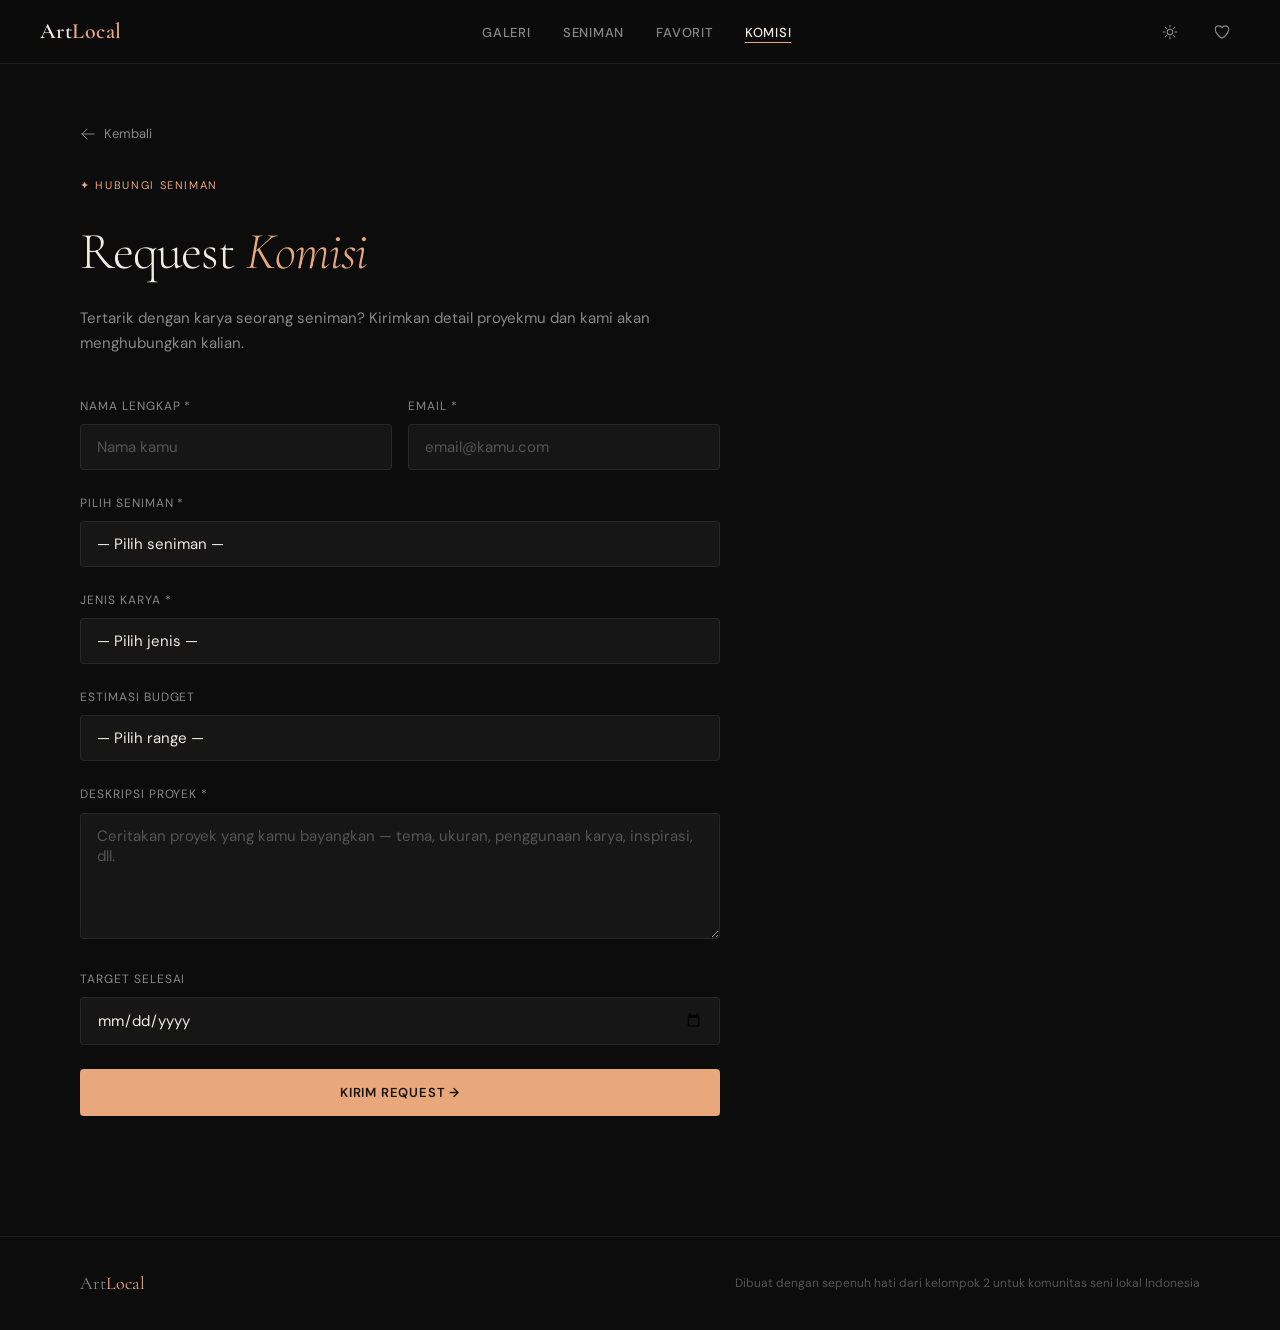
<file: commission.html>
<!DOCTYPE html>
<html lang="id">
<head>
  <meta charset="UTF-8">
  <meta name="viewport" content="width=device-width, initial-scale=1.0">
  <title>Request Komisi | ArtLocal</title>
  <link rel="stylesheet" href="css/style.css">
</head>
<body>
  <nav class="navbar">
    <a href="index.html" class="nav-logo">Art<span>Local</span></a>
    <ul class="nav-links">
      <li><a href="index.html">Galeri</a></li>
      <li><a href="artists.html">Seniman</a></li>
      <li><a href="favorites.html">Favorit</a></li>
      <li><a href="commission.html">Komisi</a></li>
    </ul>
    <div class="nav-actions">
      <button class="btn-icon" id="themeBtn" title="Ganti tema"></button>
      <a href="favorites.html" class="btn-icon" title="Favorit saya">
        <svg xmlns="http://www.w3.org/2000/svg" fill="none" viewBox="0 0 24 24" stroke-width="1.5" stroke="currentColor" width="18" height="18"><path stroke-linecap="round" stroke-linejoin="round" d="M21 8.25c0-2.485-2.099-4.5-4.688-4.5-1.935 0-3.597 1.126-4.312 2.733-.715-1.607-2.377-2.733-4.313-2.733C5.1 3.75 3 5.765 3 8.25c0 7.22 9 12 9 12s9-4.78 9-12Z"/></svg>
      </a>
    </div>
  </nav>

  <main>
    <div class="container">
      <div class="form-page">
        <a href="javascript:history.back()" class="page-back" style="display:inline-flex;align-items:center;gap:8px;margin-bottom:32px;font-size:13px;color:var(--text-muted)">
          <svg xmlns="http://www.w3.org/2000/svg" fill="none" viewBox="0 0 24 24" stroke-width="1.5" stroke="currentColor" width="16" height="16"><path stroke-linecap="round" stroke-linejoin="round" d="M10.5 19.5 3 12m0 0 7.5-7.5M3 12h18"/></svg>
          Kembali
        </a>

        <p class="hero-eyebrow">✦ Hubungi Seniman</p>
        <h1 style="font-family:var(--font-display);font-size:clamp(32px,5vw,52px);font-weight:300;letter-spacing:-0.02em;margin-bottom:12px">
          Request <em style="font-style:italic;color:var(--accent)">Komisi</em>
        </h1>
        <p style="color:var(--text-muted);font-size:15px;margin-bottom:40px;line-height:1.7">
          Tertarik dengan karya seorang seniman? Kirimkan detail proyekmu dan kami akan menghubungkan kalian.
        </p>

        <!-- Seniman terpilih (jika dari profil) -->
        <div id="selectedArtistBanner" style="display:none;margin-bottom:32px"></div>

        <div id="commissionForm">
          <div class="form-row">
            <div class="form-group" id="grp-nama">
              <label class="form-label" for="nama">Nama Lengkap *</label>
              <input type="text" id="nama" class="form-input" placeholder="Nama kamu">
              <div class="form-error">Nama wajib diisi</div>
            </div>
            <div class="form-group" id="grp-email">
              <label class="form-label" for="email">Email *</label>
              <input type="email" id="email" class="form-input" placeholder="email@kamu.com">
              <div class="form-error">Email tidak valid</div>
            </div>
          </div>

          <div class="form-group" id="grp-seniman">
            <label class="form-label" for="seniman">Pilih Seniman *</label>
            <select id="seniman" class="form-select">
              <option value="">— Pilih seniman —</option>
            </select>
            <div class="form-error">Pilih seniman terlebih dahulu</div>
          </div>

          <div class="form-group" id="grp-jenis">
            <label class="form-label" for="jenis">Jenis Karya *</label>
            <select id="jenis" class="form-select">
              <option value="">— Pilih jenis —</option>
              <option>Ilustrasi Digital</option>
              <option>Fotografi</option>
              <option>Desain Logo / Brand</option>
              <option>Poster / Flyer</option>
              <option>Mural / Wall Art</option>
              <option>Lainnya</option>
            </select>
            <div class="form-error">Pilih jenis karya</div>
          </div>

          <div class="form-group" id="grp-budget">
            <label class="form-label" for="budget">Estimasi Budget</label>
            <select id="budget" class="form-select">
              <option value="">— Pilih range —</option>
              <option>Di bawah Rp 500.000</option>
              <option>Rp 500.000 – 1.000.000</option>
              <option>Rp 1.000.000 – 3.000.000</option>
              <option>Rp 3.000.000 – 5.000.000</option>
              <option>Di atas Rp 5.000.000</option>
            </select>
          </div>

          <div class="form-group" id="grp-deskripsi">
            <label class="form-label" for="deskripsi">Deskripsi Proyek *</label>
            <textarea id="deskripsi" class="form-textarea" rows="5" placeholder="Ceritakan proyek yang kamu bayangkan — tema, ukuran, penggunaan karya, inspirasi, dll."></textarea>
            <div class="form-error">Tolong isi deskripsi proyekmu</div>
          </div>

          <div class="form-group" id="grp-deadline">
            <label class="form-label" for="deadline">Target Selesai</label>
            <input type="date" id="deadline" class="form-input">
          </div>

          <button class="btn-primary" onclick="submitForm()" style="width:100%;padding:15px">
            Kirim Request →
          </button>
        </div>
      </div>
    </div>
  </main>

  <!-- MODAL SUKSES -->
  <div class="modal-overlay" id="successModal">
    <div class="modal">
      <div class="modal-icon">✉️</div>
      <h2 class="modal-title">Request Terkirim!</h2>
      <p class="modal-text">Terima kasih! Seniman yang kamu pilih akan segera menghubungimu melalui email.</p>
      <a href="index.html" class="btn-primary" style="display:block;padding:13px">Kembali ke Galeri</a>
    </div>
  </div>

  <footer>
    <div class="container" style="display:flex;justify-content:space-between;align-items:center;width:100%">
      <span class="footer-logo">Art<span>Local</span></span>
      <span class="footer-text">Dibuat dengan sepenuh hati dari kelompok 2 untuk komunitas seni lokal Indonesia</span>
    </div>
  </footer>

  <script src="js/utils.js"></script>
  <script>
    async function init() {
      const artists = await fetchArtists();
      const select = document.getElementById('seniman');
      artists.forEach(a => {
        const opt = document.createElement('option');
        opt.value = a.id;
        opt.textContent = `${a.name} (${a.city})`;
        select.appendChild(opt);
      });

      // Pre-select dari URL param
      const artistId = getParam('artist');
      if (artistId) {
        select.value = artistId;
        const artist = artists.find(a => a.id === artistId);
        if (artist) {
          document.getElementById('selectedArtistBanner').style.display = 'block';
          document.getElementById('selectedArtistBanner').innerHTML = `
            <div style="display:flex;align-items:center;gap:12px;padding:16px;background:var(--accent-dim);border:1px solid var(--accent-border);border-radius:4px">
              <img src="${artist.avatar}" style="width:44px;height:44px;border-radius:50%;object-fit:cover">
              <div>
                <div style="font-weight:500;font-size:14px">${artist.name}</div>
                <div style="font-size:12px;color:var(--text-muted)">Seniman terpilih · ${artist.city}</div>
              </div>
            </div>`;
        }
      }
    }

    function validate() {
      let valid = true;
      const fields = [
        { id: 'nama', grp: 'grp-nama', check: v => v.trim().length >= 2 },
        { id: 'email', grp: 'grp-email', check: v => /^[^\s@]+@[^\s@]+\.[^\s@]+$/.test(v) },
        { id: 'seniman', grp: 'grp-seniman', check: v => v !== '' },
        { id: 'jenis', grp: 'grp-jenis', check: v => v !== '' },
        { id: 'deskripsi', grp: 'grp-deskripsi', check: v => v.trim().length >= 20 },
      ];
      fields.forEach(f => {
        const val = document.getElementById(f.id).value;
        const ok = f.check(val);
        document.getElementById(f.grp).classList.toggle('error', !ok);
        if (!ok) valid = false;
      });
      return valid;
    }

    function submitForm() {
      if (!validate()) {
        showToast('⚠️ Lengkapi form terlebih dahulu');
        return;
      }
      document.getElementById('successModal').classList.add('show');
    }

    init();
  </script>
</body>
</html>
</file>
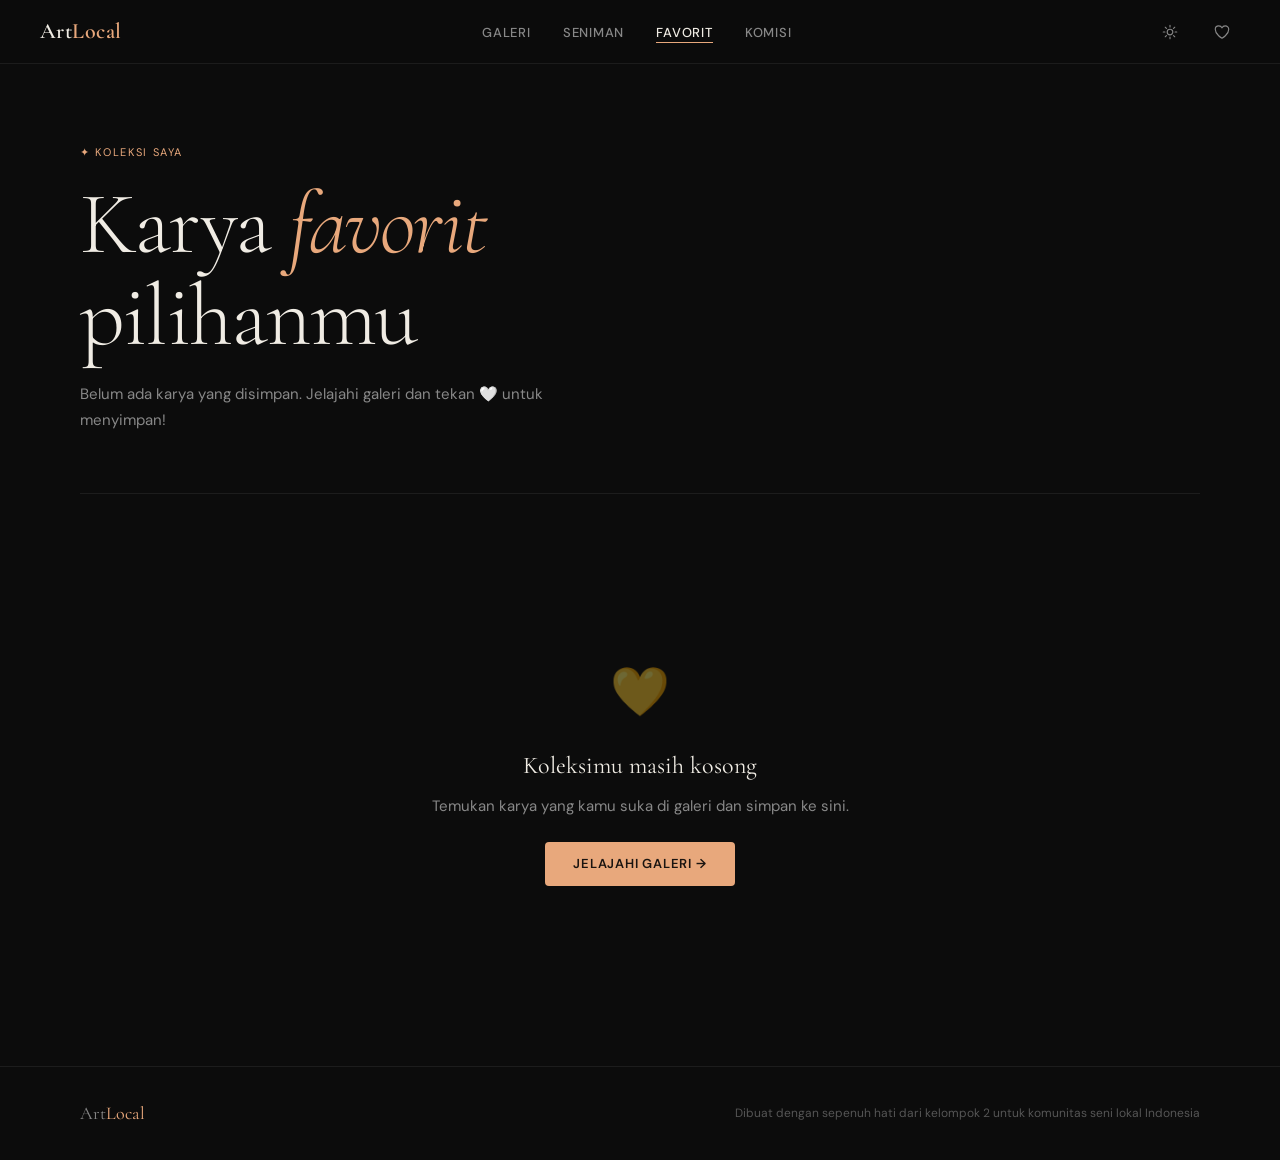
<file: favorites.html>
<!DOCTYPE html>
<html lang="id">
<head>
  <meta charset="UTF-8">
  <meta name="viewport" content="width=device-width, initial-scale=1.0">
  <title>Favorit Saya | ArtLocal</title>
  <link rel="stylesheet" href="css/style.css">
</head>
<body>
  <nav class="navbar">
    <a href="index.html" class="nav-logo">Art<span>Local</span></a>
    <ul class="nav-links">
      <li><a href="index.html">Galeri</a></li>
      <li><a href="artists.html">Seniman</a></li>
      <li><a href="favorites.html">Favorit</a></li>
      <li><a href="commission.html">Komisi</a></li>
    </ul>
    <div class="nav-actions">
      <button class="btn-icon" id="themeBtn" title="Ganti tema"></button>
      <a href="favorites.html" class="btn-icon" title="Favorit saya">
        <svg xmlns="http://www.w3.org/2000/svg" fill="none" viewBox="0 0 24 24" stroke-width="1.5" stroke="currentColor" width="18" height="18"><path stroke-linecap="round" stroke-linejoin="round" d="M21 8.25c0-2.485-2.099-4.5-4.688-4.5-1.935 0-3.597 1.126-4.312 2.733-.715-1.607-2.377-2.733-4.313-2.733C5.1 3.75 3 5.765 3 8.25c0 7.22 9 12 9 12s9-4.78 9-12Z"/></svg>
      </a>
    </div>
  </nav>

  <main>
    <div class="container">
      <section class="hero">
        <p class="hero-eyebrow">✦ Koleksi Saya</p>
        <h1 class="hero-title">Karya <em>favorit</em><br>pilihanmu</h1>
        <p class="hero-sub" id="favSubtitle">Karya yang kamu simpan tersimpan di sini. Data disimpan di browser-mu.</p>
      </section>

      <div class="gallery-grid" id="favGrid" style="margin-top:40px">
        <div class="loading">
          <div class="loading-dot"></div>
          <div class="loading-dot"></div>
          <div class="loading-dot"></div>
        </div>
      </div>
    </div>
  </main>

  <footer>
    <div class="container" style="display:flex;justify-content:space-between;align-items:center;width:100%">
      <span class="footer-logo">Art<span>Local</span></span>
      <span class="footer-text">Dibuat dengan sepenuh hati dari kelompok 2 untuk komunitas seni lokal Indonesia</span>
    </div>
  </footer>

  <script src="js/utils.js"></script>
  <script>
    async function init() {
      const favIds = LS.getFavorites();
      const [artworks, artists] = await Promise.all([fetchArtworks(), fetchArtists()]);
      const favWorks = artworks.filter(w => favIds.includes(w.id));

      document.getElementById('favSubtitle').textContent =
        favWorks.length > 0
          ? `${favWorks.length} karya tersimpan. Data disimpan di browser-mu.`
          : 'Belum ada karya yang disimpan. Jelajahi galeri dan tekan 🤍 untuk menyimpan!';

      const grid = document.getElementById('favGrid');
      if (favWorks.length === 0) {
        grid.innerHTML = `
          <div class="empty-state">
            <div class="empty-state-icon">💛</div>
            <h3>Koleksimu masih kosong</h3>
            <p>Temukan karya yang kamu suka di galeri dan simpan ke sini.</p>
            <br>
            <a href="index.html" class="btn-primary" style="display:inline-block;padding:12px 28px">Jelajahi Galeri →</a>
          </div>`;
        return;
      }

      grid.innerHTML = favWorks.map(w => {
        const artist = artists.find(a => a.id === w.artistId);
        return renderArtworkCard(w, artist);
      }).join('');
    }
    init();
  </script>
</body>
</html>
</file>
<file: css/style.css>
@import url('https://fonts.googleapis.com/css2?family=Cormorant+Garamond:ital,wght@0,300;0,400;0,600;1,300;1,400&family=DM+Sans:wght@300;400;500;600&display=swap');


:root {
  --bg: #0c0c0c;
  --bg-card: #161616;
  --bg-hover: #1f1f1f;
  --accent: #e8a87c;
  --accent-dim: rgba(232, 168, 124, 0.15);
  --accent-border: rgba(232, 168, 124, 0.3);
  --text: #f0ece4;
  --text-muted: #888;
  --text-dim: #555;
  --border: rgba(255,255,255,0.07);
  --radius: 4px;
  --font-display: 'Cormorant Garamond', Georgia, serif;
  --font-body: 'DM Sans', sans-serif;
  --transition: 0.3s cubic-bezier(0.4, 0, 0.2, 1);
  --shadow: 0 8px 32px rgba(0,0,0,0.4);
}

[data-theme="light"] {
  --bg: #f7f4ef;
  --bg-card: #ffffff;
  --bg-hover: #f0ece4;
  --accent: #c4713a;
  --accent-dim: rgba(196, 113, 58, 0.1);
  --accent-border: rgba(196, 113, 58, 0.3);
  --text: #1a1814;
  --text-muted: #666;
  --text-dim: #aaa;
  --border: rgba(0,0,0,0.08);
  --shadow: 0 8px 32px rgba(0,0,0,0.08);
}


*, *::before, *::after { box-sizing: border-box; margin: 0; padding: 0; }

html { scroll-behavior: smooth; }

body {
  background: var(--bg);
  color: var(--text);
  font-family: var(--font-body);
  font-size: 15px;
  line-height: 1.6;
  min-height: 100vh;
  transition: background var(--transition), color var(--transition);
}

a { color: inherit; text-decoration: none; }
img { display: block; max-width: 100%; }
button { cursor: pointer; border: none; background: none; font-family: var(--font-body); }
input, textarea, select { font-family: var(--font-body); }


::-webkit-scrollbar { width: 4px; }
::-webkit-scrollbar-track { background: var(--bg); }
::-webkit-scrollbar-thumb { background: var(--text-dim); border-radius: 2px; }


.navbar {
  position: fixed;
  top: 0; left: 0; right: 0;
  z-index: 100;
  padding: 0 40px;
  height: 64px;
  display: flex;
  align-items: center;
  justify-content: space-between;
  background: rgba(12,12,12,0.85);
  backdrop-filter: blur(16px);
  border-bottom: 1px solid var(--border);
  transition: background var(--transition);
}

[data-theme="light"] .navbar {
  background: rgba(247,244,239,0.85);
}

.nav-logo {
  font-family: var(--font-display);
  font-size: 22px;
  font-weight: 600;
  letter-spacing: 0.02em;
  color: var(--text);
}

.nav-logo span { color: var(--accent); }

.nav-links {
  display: flex;
  align-items: center;
  gap: 32px;
  list-style: none;
}

.nav-links a {
  font-size: 13px;
  font-weight: 500;
  letter-spacing: 0.06em;
  text-transform: uppercase;
  color: var(--text-muted);
  transition: color var(--transition);
  position: relative;
}

.nav-links a::after {
  content: '';
  position: absolute;
  bottom: -2px; left: 0; right: 0;
  height: 1px;
  background: var(--accent);
  transform: scaleX(0);
  transition: transform var(--transition);
  transform-origin: left;
}

.nav-links a:hover,
.nav-links a.active {
  color: var(--text);
}

.nav-links a:hover::after,
.nav-links a.active::after {
  transform: scaleX(1);
}

.nav-actions {
  display: flex;
  align-items: center;
  gap: 16px;
}

.btn-icon {
  width: 36px; height: 36px;
  display: flex;
  align-items: center;
  justify-content: center;
  border-radius: 50%;
  color: var(--text-muted);
  transition: all var(--transition);
  font-size: 16px;
}

.btn-icon:hover {
  background: var(--border);
  color: var(--text);
}


main {
  padding-top: 64px;
  min-height: 100vh;
}

.container {
  max-width: 1200px;
  margin: 0 auto;
  padding: 0 40px;
}


.hero {
  padding: 80px 0 60px;
  border-bottom: 1px solid var(--border);
}

.hero-eyebrow {
  font-size: 11px;
  letter-spacing: 0.15em;
  text-transform: uppercase;
  color: var(--accent);
  margin-bottom: 16px;
}

.hero-title {
  font-family: var(--font-display);
  font-size: clamp(48px, 7vw, 88px);
  font-weight: 300;
  line-height: 1.05;
  letter-spacing: -0.02em;
  color: var(--text);
  margin-bottom: 20px;
}

.hero-title em {
  font-style: italic;
  color: var(--accent);
}

.hero-sub {
  font-size: 15px;
  color: var(--text-muted);
  max-width: 480px;
  line-height: 1.7;
}


.toolbar {
  padding: 28px 0;
  display: flex;
  align-items: center;
  justify-content: space-between;
  gap: 16px;
  flex-wrap: wrap;
  border-bottom: 1px solid var(--border);
}

.search-wrap {
  position: relative;
  flex: 1;
  max-width: 320px;
}

.search-wrap svg {
  position: absolute;
  left: 14px; top: 50%;
  transform: translateY(-50%);
  color: var(--text-dim);
  width: 15px; height: 15px;
}

.search-input {
  width: 100%;
  background: var(--bg-card);
  border: 1px solid var(--border);
  border-radius: 100px;
  padding: 10px 16px 10px 40px;
  font-size: 13px;
  color: var(--text);
  outline: none;
  transition: border-color var(--transition);
}

.search-input::placeholder { color: var(--text-dim); }
.search-input:focus { border-color: var(--accent-border); }

.filter-tabs {
  display: flex;
  gap: 4px;
  flex-wrap: wrap;
}

.filter-tab {
  padding: 8px 16px;
  border-radius: 100px;
  font-size: 12px;
  font-weight: 500;
  letter-spacing: 0.04em;
  color: var(--text-muted);
  border: 1px solid transparent;
  transition: all var(--transition);
}

.filter-tab:hover {
  color: var(--text);
  border-color: var(--border);
}

.filter-tab.active {
  background: var(--accent);
  color: #1a1410;
  font-weight: 600;
}

.results-count {
  font-size: 12px;
  color: var(--text-dim);
  white-space: nowrap;
}


.gallery-grid {
  padding: 40px 0;
  display: grid;
  grid-template-columns: repeat(auto-fill, minmax(280px, 1fr));
  gap: 2px;
}

.artwork-card {
  position: relative;
  overflow: hidden;
  cursor: pointer;
  background: var(--bg-card);
  aspect-ratio: 4/3;
}

.artwork-card img {
  width: 100%; height: 100%;
  object-fit: cover;
  transition: transform 0.6s cubic-bezier(0.4, 0, 0.2, 1);
}

.artwork-card:hover img {
  transform: scale(1.05);
}

.artwork-card-overlay {
  position: absolute;
  inset: 0;
  background: linear-gradient(to top, rgba(0,0,0,0.85) 0%, transparent 60%);
  opacity: 0;
  transition: opacity var(--transition);
  display: flex;
  flex-direction: column;
  justify-content: flex-end;
  padding: 20px;
}

.artwork-card:hover .artwork-card-overlay {
  opacity: 1;
}

.artwork-card-title {
  font-family: var(--font-display);
  font-size: 18px;
  font-weight: 400;
  color: #fff;
  margin-bottom: 4px;
}

.artwork-card-artist {
  font-size: 12px;
  color: rgba(255,255,255,0.65);
  letter-spacing: 0.04em;
}

.artwork-card-cat {
  position: absolute;
  top: 12px; left: 12px;
  background: rgba(0,0,0,0.6);
  backdrop-filter: blur(8px);
  color: var(--accent);
  font-size: 10px;
  letter-spacing: 0.08em;
  text-transform: uppercase;
  padding: 4px 10px;
  border-radius: 100px;
}

.artwork-fav-btn {
  position: absolute;
  top: 12px; right: 12px;
  width: 32px; height: 32px;
  background: rgba(0,0,0,0.6);
  backdrop-filter: blur(8px);
  border-radius: 50%;
  display: flex;
  align-items: center;
  justify-content: center;
  font-size: 14px;
  transition: all var(--transition);
  opacity: 0;
}

.artwork-card:hover .artwork-fav-btn {
  opacity: 1;
}

.artwork-fav-btn.saved,
.artwork-fav-btn:hover {
  opacity: 1;
  background: var(--accent);
  color: #1a1410;
}

.empty-state {
  grid-column: 1/-1;
  text-align: center;
  padding: 80px 20px;
  color: var(--text-muted);
}

.empty-state-icon {
  font-size: 48px;
  margin-bottom: 16px;
  opacity: 0.4;
}

.empty-state h3 {
  font-family: var(--font-display);
  font-size: 24px;
  font-weight: 400;
  margin-bottom: 8px;
  color: var(--text);
}


.section-header {
  padding: 60px 0 32px;
  display: flex;
  align-items: flex-end;
  justify-content: space-between;
  border-bottom: 1px solid var(--border);
  margin-bottom: 40px;
}

.section-eyebrow {
  font-size: 11px;
  letter-spacing: 0.12em;
  text-transform: uppercase;
  color: var(--accent);
  margin-bottom: 8px;
}

.section-title {
  font-family: var(--font-display);
  font-size: 36px;
  font-weight: 300;
  letter-spacing: -0.01em;
}

.section-title em { font-style: italic; }

.section-link {
  font-size: 13px;
  color: var(--accent);
  letter-spacing: 0.06em;
  text-transform: uppercase;
  border-bottom: 1px solid var(--accent-border);
  padding-bottom: 2px;
  transition: opacity var(--transition);
}
.section-link:hover { opacity: 0.7; }


.artists-grid {
  display: grid;
  grid-template-columns: repeat(auto-fill, minmax(220px, 1fr));
  gap: 20px;
  padding-bottom: 60px;
}

.artist-card {
  background: var(--bg-card);
  border: 1px solid var(--border);
  border-radius: var(--radius);
  padding: 28px 20px;
  text-align: center;
  cursor: pointer;
  transition: all var(--transition);
}

.artist-card:hover {
  border-color: var(--accent-border);
  transform: translateY(-4px);
  box-shadow: var(--shadow);
}

.artist-avatar {
  width: 72px; height: 72px;
  border-radius: 50%;
  object-fit: cover;
  margin: 0 auto 16px;
  border: 2px solid var(--border);
  transition: border-color var(--transition);
}

.artist-card:hover .artist-avatar {
  border-color: var(--accent);
}

.artist-card-name {
  font-family: var(--font-display);
  font-size: 18px;
  font-weight: 400;
  margin-bottom: 4px;
}

.artist-card-city {
  font-size: 12px;
  color: var(--text-muted);
  margin-bottom: 12px;
}

.artist-card-cats {
  display: flex;
  gap: 6px;
  flex-wrap: wrap;
  justify-content: center;
}

.tag {
  font-size: 10px;
  letter-spacing: 0.06em;
  text-transform: uppercase;
  color: var(--accent);
  background: var(--accent-dim);
  padding: 3px 8px;
  border-radius: 100px;
}


.page-header {
  padding: 60px 0 40px;
  border-bottom: 1px solid var(--border);
}

.page-back {
  display: inline-flex;
  align-items: center;
  gap: 8px;
  font-size: 13px;
  color: var(--text-muted);
  margin-bottom: 32px;
  transition: color var(--transition);
}
.page-back:hover { color: var(--accent); }
.page-back svg { width: 16px; height: 16px; }


.artist-profile {
  display: grid;
  grid-template-columns: auto 1fr;
  gap: 40px;
  align-items: start;
}

.artist-profile-avatar {
  width: 120px; height: 120px;
  border-radius: 50%;
  object-fit: cover;
  border: 3px solid var(--accent-border);
}

.artist-profile-name {
  font-family: var(--font-display);
  font-size: clamp(32px, 5vw, 52px);
  font-weight: 300;
  letter-spacing: -0.02em;
  margin-bottom: 8px;
}

.artist-profile-city {
  display: flex;
  align-items: center;
  gap: 6px;
  font-size: 13px;
  color: var(--text-muted);
  margin-bottom: 16px;
}

.artist-profile-bio {
  font-size: 15px;
  color: var(--text-muted);
  line-height: 1.7;
  max-width: 600px;
  margin-bottom: 20px;
}

.artist-social {
  display: inline-flex;
  align-items: center;
  gap: 8px;
  font-size: 13px;
  color: var(--accent);
  border-bottom: 1px solid var(--accent-border);
  padding-bottom: 1px;
}


.artwork-detail {
  display: grid;
  grid-template-columns: 1fr 380px;
  gap: 60px;
  padding: 60px 0;
  align-items: start;
}

.artwork-main-image {
  position: sticky;
  top: 84px;
}

.artwork-main-image img {
  width: 100%;
  border-radius: var(--radius);
  box-shadow: var(--shadow);
}


.artwork-category-badge {
  display: inline-block;
  font-size: 10px;
  letter-spacing: 0.1em;
  text-transform: uppercase;
  color: var(--accent);
  border: 1px solid var(--accent-border);
  padding: 4px 12px;
  border-radius: 100px;
  margin-bottom: 20px;
}

.artwork-title {
  font-family: var(--font-display);
  font-size: clamp(36px, 5vw, 56px);
  font-weight: 300;
  line-height: 1.1;
  letter-spacing: -0.02em;
  margin-bottom: 8px;
}

.artwork-year {
  font-size: 13px;
  color: var(--text-dim);
  margin-bottom: 28px;
}

.artwork-artist-mini {
  display: flex;
  align-items: center;
  gap: 12px;
  padding: 16px;
  background: var(--bg-card);
  border: 1px solid var(--border);
  border-radius: var(--radius);
  margin-bottom: 32px;
  cursor: pointer;
  transition: border-color var(--transition);
}

.artwork-artist-mini:hover { border-color: var(--accent-border); }

.artwork-artist-mini img {
  width: 44px; height: 44px;
  border-radius: 50%;
  object-fit: cover;
}

.artwork-artist-mini-name {
  font-weight: 500;
  font-size: 14px;
  margin-bottom: 2px;
}

.artwork-artist-mini-city {
  font-size: 12px;
  color: var(--text-muted);
}

.artwork-desc-label {
  font-size: 11px;
  letter-spacing: 0.1em;
  text-transform: uppercase;
  color: var(--text-dim);
  margin-bottom: 10px;
}

.artwork-desc {
  font-size: 15px;
  line-height: 1.75;
  color: var(--text-muted);
  margin-bottom: 28px;
}

.artwork-story {
  border-left: 2px solid var(--accent);
  padding-left: 16px;
  margin-bottom: 32px;
}

.artwork-story p {
  font-family: var(--font-display);
  font-size: 17px;
  font-style: italic;
  color: var(--text-muted);
  line-height: 1.7;
}

.artwork-tags {
  display: flex;
  flex-wrap: wrap;
  gap: 6px;
  margin-bottom: 32px;
}

.artwork-actions {
  display: flex;
  gap: 12px;
}

.btn-primary {
  flex: 1;
  padding: 13px 24px;
  background: var(--accent);
  color: #1a1410;
  font-size: 13px;
  font-weight: 600;
  letter-spacing: 0.06em;
  text-transform: uppercase;
  border-radius: var(--radius);
  transition: opacity var(--transition);
  text-align: center;
}
.btn-primary:hover { opacity: 0.85; }

.btn-outline {
  padding: 13px 20px;
  border: 1px solid var(--border);
  color: var(--text-muted);
  font-size: 13px;
  font-weight: 500;
  border-radius: var(--radius);
  transition: all var(--transition);
  display: flex;
  align-items: center;
  gap: 6px;
}
.btn-outline:hover { border-color: var(--accent-border); color: var(--text); }
.btn-outline.saved { border-color: var(--accent); color: var(--accent); }


.apresiasi-section {
  display: flex;
  align-items: center;
  gap: 12px;
  padding: 20px 0;
  border-top: 1px solid var(--border);
  border-bottom: 1px solid var(--border);
  margin-bottom: 32px;
}

.btn-apresiasi {
  display: flex;
  align-items: center;
  gap: 8px;
  padding: 10px 20px;
  border: 1px solid var(--border);
  border-radius: 100px;
  font-size: 14px;
  color: var(--text-muted);
  transition: all var(--transition);
}

.btn-apresiasi:hover,
.btn-apresiasi.active {
  background: var(--accent-dim);
  border-color: var(--accent);
  color: var(--accent);
}

.apresiasi-count {
  font-family: var(--font-display);
  font-size: 28px;
  font-weight: 300;
  color: var(--text);
}

.apresiasi-label {
  font-size: 12px;
  color: var(--text-dim);
}


.form-page {
  max-width: 640px;
  padding: 60px 0;
}

.form-group {
  margin-bottom: 24px;
}

.form-label {
  display: block;
  font-size: 12px;
  letter-spacing: 0.08em;
  text-transform: uppercase;
  color: var(--text-muted);
  margin-bottom: 8px;
}

.form-input,
.form-select,
.form-textarea {
  width: 100%;
  background: var(--bg-card);
  border: 1px solid var(--border);
  border-radius: var(--radius);
  padding: 12px 16px;
  font-size: 15px;
  color: var(--text);
  outline: none;
  transition: border-color var(--transition);
}

.form-input::placeholder,
.form-textarea::placeholder { color: var(--text-dim); }
.form-input:focus,
.form-select:focus,
.form-textarea:focus { border-color: var(--accent-border); }

.form-select {
  appearance: none;
  -webkit-appearance: none;
  cursor: pointer;
}

.form-select option { background: #1a1a1a; }

.form-textarea { resize: vertical; min-height: 120px; }

.form-row {
  display: grid;
  grid-template-columns: 1fr 1fr;
  gap: 16px;
}

.form-error {
  font-size: 12px;
  color: #e87c7c;
  margin-top: 6px;
  display: none;
}

.form-group.error .form-input,
.form-group.error .form-select,
.form-group.error .form-textarea {
  border-color: #e87c7c;
}

.form-group.error .form-error {
  display: block;
}


.modal-overlay {
  position: fixed;
  inset: 0;
  background: rgba(0,0,0,0.7);
  backdrop-filter: blur(8px);
  z-index: 200;
  display: flex;
  align-items: center;
  justify-content: center;
  opacity: 0;
  pointer-events: none;
  transition: opacity var(--transition);
}

.modal-overlay.show {
  opacity: 1;
  pointer-events: all;
}

.modal {
  background: var(--bg-card);
  border: 1px solid var(--border);
  border-radius: 8px;
  padding: 48px 40px;
  text-align: center;
  max-width: 400px;
  width: 90%;
  transform: translateY(20px);
  transition: transform var(--transition);
}

.modal-overlay.show .modal {
  transform: translateY(0);
}

.modal-icon {
  font-size: 48px;
  margin-bottom: 20px;
}

.modal-title {
  font-family: var(--font-display);
  font-size: 28px;
  font-weight: 400;
  margin-bottom: 12px;
}

.modal-text {
  font-size: 14px;
  color: var(--text-muted);
  line-height: 1.6;
  margin-bottom: 28px;
}


.favorites-grid {
  display: grid;
  grid-template-columns: repeat(auto-fill, minmax(280px, 1fr));
  gap: 2px;
  padding-bottom: 60px;
}


.stats-row {
  display: flex;
  gap: 32px;
  padding: 24px 0;
  border-bottom: 1px solid var(--border);
  margin-bottom: 32px;
}


.stat-num {
  font-family: var(--font-display);
  font-size: 32px;
  font-weight: 300;
  color: var(--text);
}
.stat-label {
  font-size: 12px;
  color: var(--text-dim);
  text-transform: uppercase;
  letter-spacing: 0.06em;
}


footer {
  border-top: 1px solid var(--border);
  padding: 32px 0;
  margin-top: 60px;
  display: flex;
  align-items: center;
  justify-content: space-between;
}

.footer-logo {
  font-family: var(--font-display);
  font-size: 18px;
  color: var(--text-muted);
}

.footer-logo span { color: var(--accent); }

.footer-text {
  font-size: 12px;
  color: var(--text-dim);
}


.loading {
  grid-column: 1/-1;
  display: flex;
  justify-content: center;
  padding: 60px;
}

.loading-dot {
  width: 8px; height: 8px;
  background: var(--accent);
  border-radius: 50%;
  margin: 0 4px;
  animation: bounce 1.2s infinite;
}
.loading-dot:nth-child(2) { animation-delay: 0.2s; }
.loading-dot:nth-child(3) { animation-delay: 0.4s; }

@keyframes bounce {
  0%, 80%, 100% { transform: translateY(0); opacity: 0.4; }
  40% { transform: translateY(-10px); opacity: 1; }
}


.toast {
  position: fixed;
  bottom: 32px;
  left: 50%;
  transform: translateX(-50%) translateY(80px);
  background: var(--bg-card);
  border: 1px solid var(--accent-border);
  color: var(--text);
  padding: 12px 24px;
  border-radius: 100px;
  font-size: 13px;
  z-index: 300;
  transition: transform 0.4s cubic-bezier(0.34, 1.56, 0.64, 1);
  white-space: nowrap;
}

.toast.show {
  transform: translateX(-50%) translateY(0);
}


@media (max-width: 768px) {
  .navbar { padding: 0 20px; }
  .container { padding: 0 20px; }
  .nav-links { display: none; }
  .artwork-detail { grid-template-columns: 1fr; }
  .artwork-main-image { position: static; }
  .artist-profile { grid-template-columns: 1fr; text-align: center; }
  .artist-profile-city { justify-content: center; }
  .form-row { grid-template-columns: 1fr; }
  .hero-title { font-size: 40px; }
  .toolbar { flex-direction: column; align-items: stretch; }
  .search-wrap { max-width: 100%; }
}
</file>
